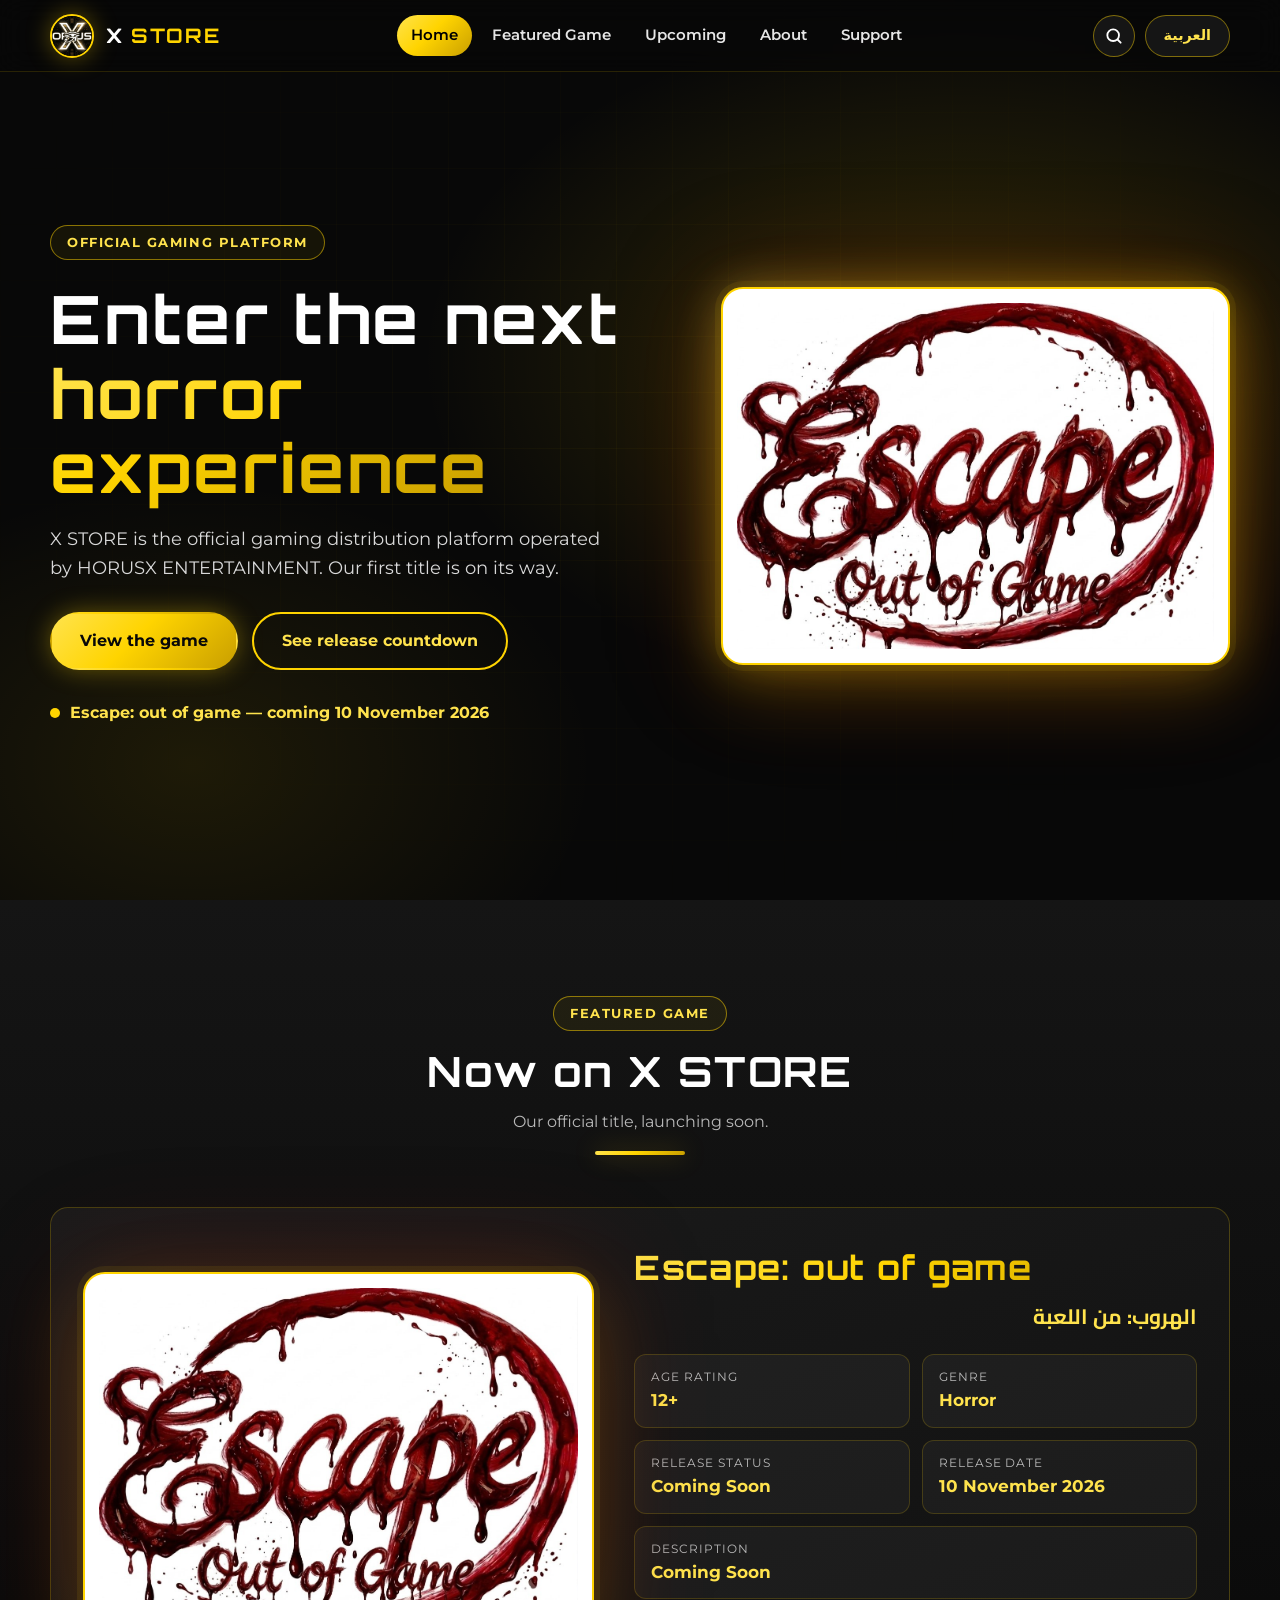
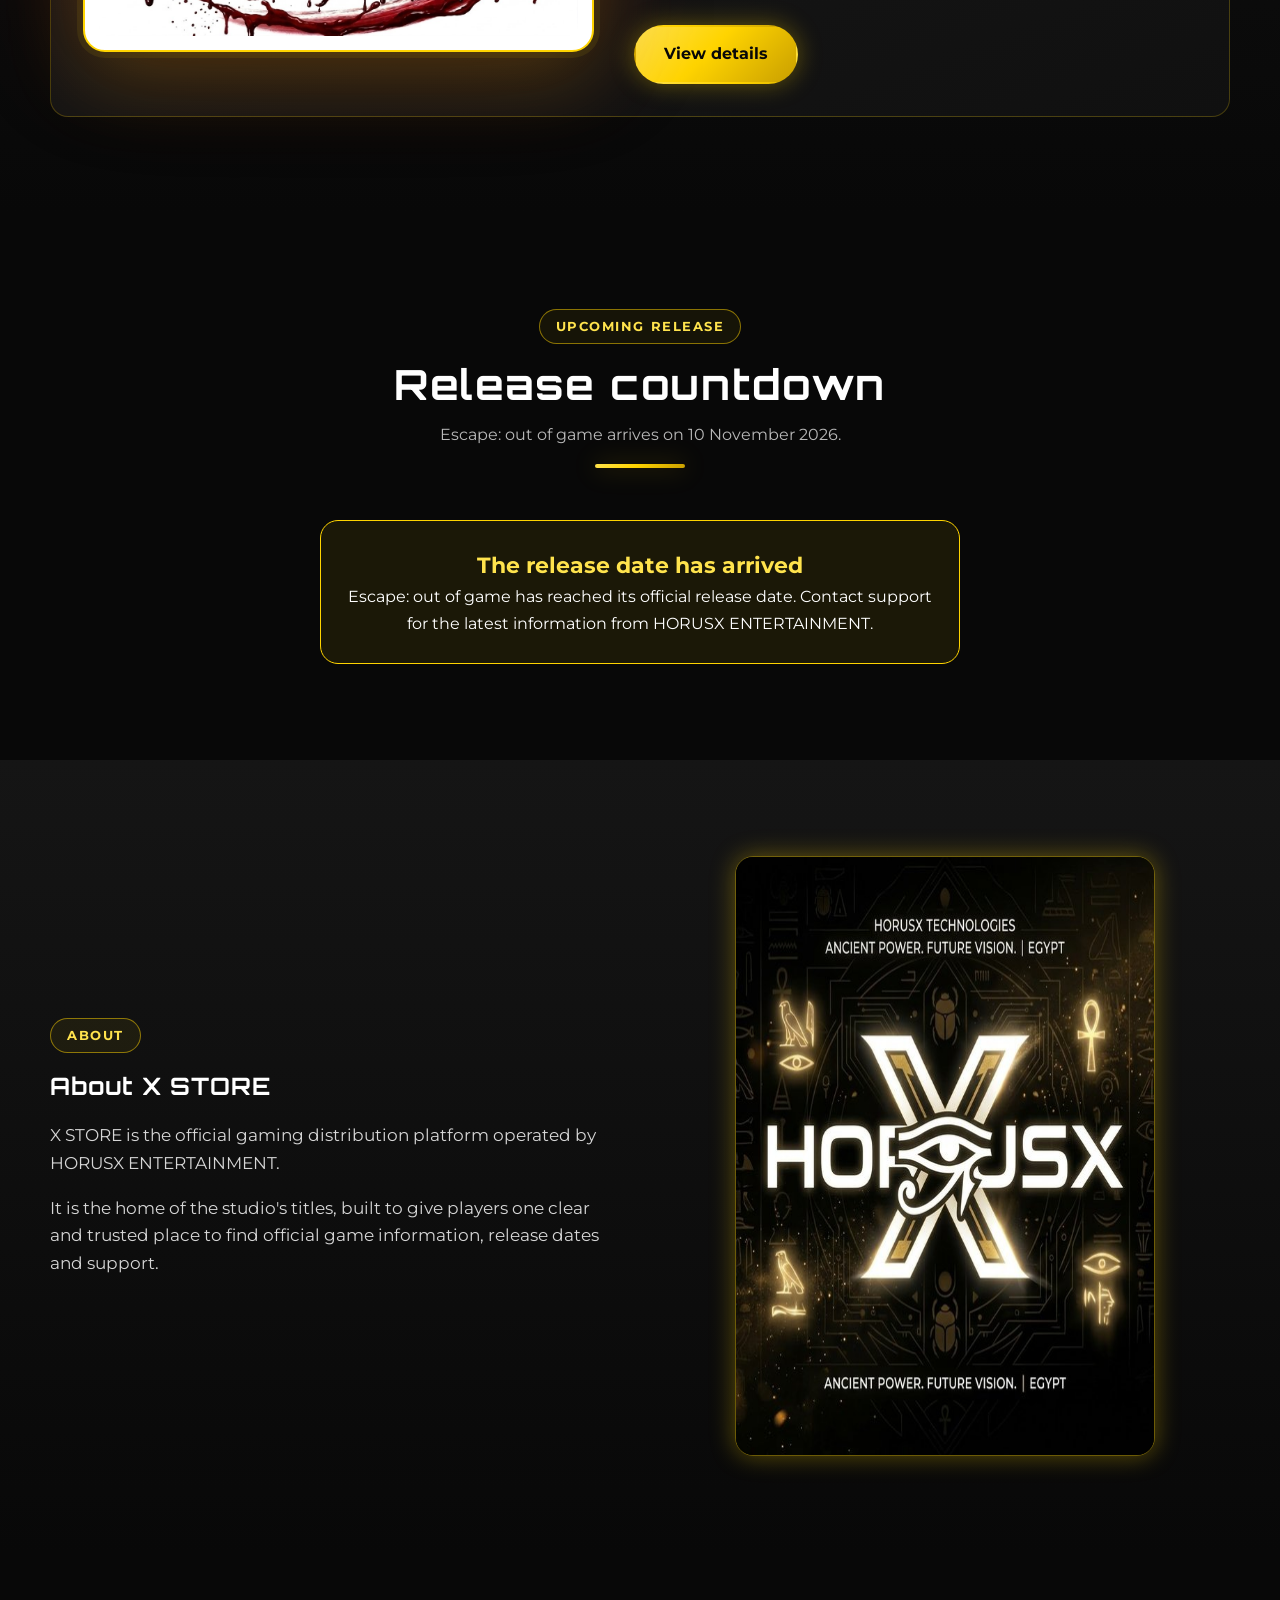
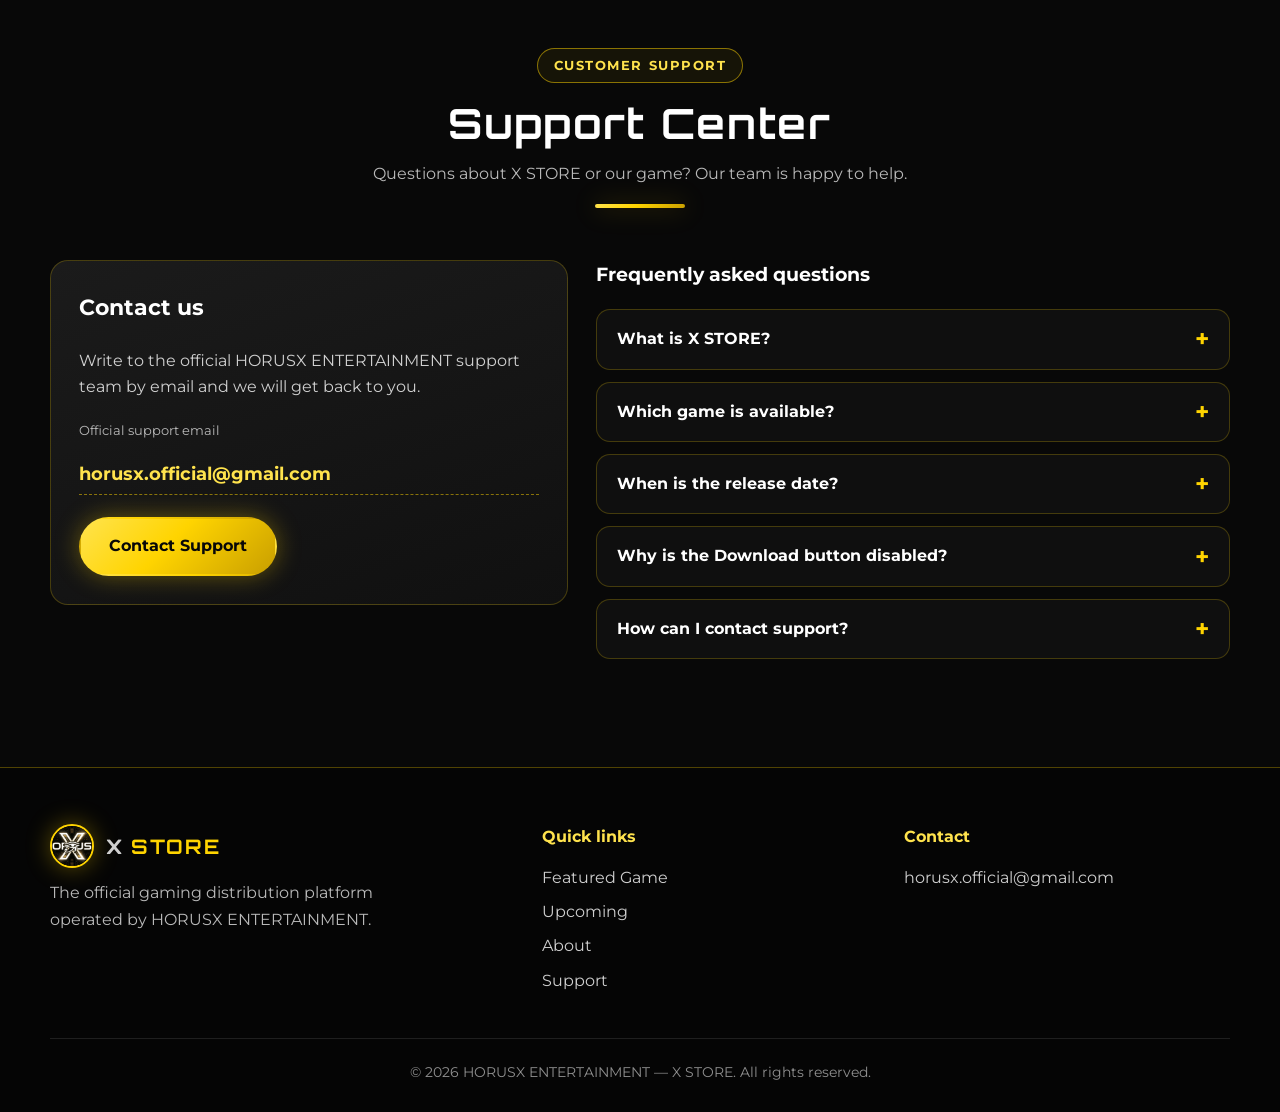
<file: index.html>
<!DOCTYPE html>
<html lang="en" dir="ltr">
<head>
  <meta charset="utf-8">
  <meta name="viewport" content="width=device-width, initial-scale=1">
  <title>X STORE | Official Gaming Store by HORUSX ENTERTAINMENT</title>
  <meta name="description" content="X STORE is the official gaming distribution platform operated by HORUSX ENTERTAINMENT. Escape: out of game, a horror game, is coming on 10 November 2026.">
  <meta name="theme-color" content="#080808">
  <meta name="robots" content="index, follow">
  <meta property="og:type" content="website">
  <meta property="og:site_name" content="X STORE">
  <meta property="og:title" content="X STORE | Official Gaming Store by HORUSX ENTERTAINMENT">
  <meta property="og:description" content="Escape: out of game, a horror game, is coming on 10 November 2026.">
  <meta property="og:image" content="images/escape-cover.jpg">
  <meta name="twitter:card" content="summary_large_image">
  <link rel="icon" type="image/png" href="images/favicon.png">
  <link rel="preconnect" href="https://fonts.googleapis.com">
  <link rel="preconnect" href="https://fonts.gstatic.com" crossorigin>
  <link href="https://fonts.googleapis.com/css2?family=Cairo:wght@400;600;700;800&family=Montserrat:wght@400;600;700;800&family=Orbitron:wght@600;800&display=swap" rel="stylesheet">
  <link rel="stylesheet" href="css/style.css">
  <script src="js/language.js"></script>
  <script type="application/ld+json">
  {"@context":"https://schema.org","@type":"Organization","name":"HORUSX ENTERTAINMENT","brand":{"@type":"Brand","name":"X STORE"},"email":"horusx.official@gmail.com"}
  </script>
</head>
<body data-page="home">
  <a class="skip-link" href="#main" data-i18n="skip">Skip to main content</a>

  <div class="preloader" id="preloader" role="status" aria-live="polite">
    <div class="loader-ring"></div><span class="sr-only" data-i18n="load.text">Loading</span>
  </div>

  <header class="site-header">
    <div class="container header-inner">
      <a class="brand" href="index.html" aria-label="X STORE">
        <img class="brand-logo" src="images/logo-icon.png" width="44" height="44" alt="">
        <span class="brand-text">X <b>STORE</b></span>
      </a>
      <nav class="nav" id="nav" aria-label="Main">
        <a href="index.html#home" data-i18n="nav.home">Home</a>
        <a href="index.html#featured" data-i18n="nav.game">Featured Game</a>
        <a href="index.html#upcoming" data-i18n="nav.upcoming">Upcoming</a>
        <a href="index.html#about" data-i18n="nav.about">About</a>
        <a href="index.html#support" data-i18n="nav.support">Support</a>
      </nav>
      <div class="header-actions">
        <button class="icon-btn" type="button" data-search-open data-i18n-attr="aria-label:nav.search;title:nav.search" aria-label="Search the store">
          <svg viewBox="0 0 24 24" fill="none" stroke="currentColor" stroke-width="2.2" stroke-linecap="round" aria-hidden="true"><circle cx="11" cy="11" r="7"/><path d="M20 20l-3.5-3.5"/></svg>
        </button>
        <button class="lang-btn" type="button" data-lang-toggle data-i18n="nav.lang.btn" data-i18n-attr="aria-label:nav.lang.label" aria-label="Switch language to Arabic">العربية</button>
        <button class="burger" id="burger" type="button" aria-expanded="false" aria-controls="nav" data-i18n-attr="aria-label:nav.menu" aria-label="Open menu"><span></span><span></span><span></span></button>
      </div>
    </div>
  </header>

  <main id="main">
    <section class="hero" id="home">
      <div class="container hero-grid">
        <div class="hero-text">
          <span class="eyebrow" data-i18n="hero.eyebrow">Official gaming platform</span>
          <h1 class="display"><span data-i18n="hero.title1">Enter the next</span><br><span class="gold-text" data-i18n="hero.title2">horror experience</span></h1>
          <p class="lead" data-i18n="hero.lead">X STORE is the official gaming distribution platform operated by HORUSX ENTERTAINMENT. Our first title is on its way.</p>
          <div class="hero-cta">
            <a class="btn btn-primary" href="game.html" data-i18n="hero.cta1">View the game</a>
            <a class="btn btn-outline" href="#upcoming" data-i18n="hero.cta2">See release countdown</a>
          </div>
          <div class="hero-badge"><span class="pulse-dot" aria-hidden="true"></span><span data-i18n="hero.badge">Escape: out of game — coming 10 November 2026</span></div>
        </div>
        <div class="hero-visual">
          <div class="cover-frame float">
            <img src="images/escape-cover.jpg" width="1213" height="880" data-i18n-attr="alt:game.cover.alt" alt="Official cover of Escape: out of game">
          </div>
        </div>
      </div>
    </section>

    <section id="featured" class="alt">
      <div class="container">
        <div class="section-head reveal">
          <span class="eyebrow" data-i18n="featured.eyebrow">Featured game</span>
          <h2 class="display" data-i18n="featured.title">Now on X STORE</h2>
          <p data-i18n="featured.sub">Our official title, launching soon.</p>
          <div class="divider"></div>
        </div>
        <article class="panel game-card reveal">
          <div class="cover-frame">
            <img src="images/escape-cover.jpg" width="1213" height="880" loading="lazy" data-i18n-attr="alt:game.cover.alt" alt="Official cover of Escape: out of game">
          </div>
          <div>
            <h3 class="display gold-text" data-i18n="game.title">Escape: out of game</h3>
            <p class="ar-title" lang="ar" dir="rtl" data-i18n="game.titleAr">الهروب: من اللعبة</p>
            <div class="meta-grid">
              <div class="meta"><small data-i18n="game.age">Age rating</small><strong data-i18n="game.ageVal">12+</strong></div>
              <div class="meta"><small data-i18n="game.genre">Genre</small><strong data-i18n="game.genreVal">Horror</strong></div>
              <div class="meta"><small data-i18n="game.status">Release status</small><strong data-i18n="game.statusVal">Coming Soon</strong></div>
              <div class="meta"><small data-i18n="game.date">Release date</small><strong data-i18n="game.dateVal">10 November 2026</strong></div>
              <div class="meta wide"><small data-i18n="game.desc">Description</small><strong data-i18n="game.descVal">Coming Soon</strong></div>
            </div>
            <a class="btn btn-primary" href="game.html" data-i18n="game.details">View details</a>
          </div>
        </article>
      </div>
    </section>

    <section id="upcoming">
      <div class="container upcoming-wrap">
        <div class="section-head reveal">
          <span class="eyebrow" data-i18n="up.eyebrow">Upcoming release</span>
          <h2 class="display" data-i18n="up.title">Release countdown</h2>
          <p data-i18n="up.sub">Escape: out of game arrives on 10 November 2026.</p>
          <div class="divider"></div>
        </div>
        <div data-countdown class="reveal">
          <div class="countdown" role="timer" data-i18n-attr="aria-label:cd.label" aria-label="Time remaining until release">
            <div class="cd-box"><span class="cd-num" data-unit="days">--</span><span class="cd-label" data-i18n="cd.days">Days</span></div>
            <div class="cd-box"><span class="cd-num" data-unit="hours">--</span><span class="cd-label" data-i18n="cd.hours">Hours</span></div>
            <div class="cd-box"><span class="cd-num" data-unit="minutes">--</span><span class="cd-label" data-i18n="cd.minutes">Minutes</span></div>
            <div class="cd-box"><span class="cd-num" data-unit="seconds">--</span><span class="cd-label" data-i18n="cd.seconds">Seconds</span></div>
          </div>
          <div class="release-msg" role="status">
            <strong data-i18n="cd.released.title">The release date has arrived</strong>
            <span data-i18n="cd.released.text">Escape: out of game has reached its official release date. Contact support for the latest information from HORUSX ENTERTAINMENT.</span>
          </div>
        </div>
      </div>
    </section>

    <section id="about" class="alt">
      <div class="container about-grid">
        <div class="reveal">
          <span class="eyebrow" data-i18n="about.eyebrow">About</span>
          <h2 class="display" style="margin:14px 0 16px" data-i18n="about.title">About X STORE</h2>
          <p data-i18n="about.p1">X STORE is the official gaming distribution platform operated by HORUSX ENTERTAINMENT.</p>
          <p data-i18n="about.p2">It is the home of the studio's titles, built to give players one clear and trusted place to find official game information, release dates and support.</p>
        </div>
        <div class="reveal">
          <img class="about-logo" src="images/horusx-logo.jpg" width="600" height="600" loading="lazy" data-i18n-attr="alt:about.logo.alt" alt="HORUSX logo">
        </div>
      </div>
    </section>

    <section id="support">
      <div class="container">
        <div class="section-head reveal">
          <span class="eyebrow" data-i18n="support.eyebrow">Customer support</span>
          <h2 class="display" data-i18n="support.title">Support Center</h2>
          <p data-i18n="support.sub">Questions about X STORE or our game? Our team is happy to help.</p>
          <div class="divider"></div>
        </div>
        <div class="support-grid">
          <div class="panel support-card reveal">
            <h3 data-i18n="support.card.title">Contact us</h3>
            <p data-i18n="support.card.text">Write to the official HORUSX ENTERTAINMENT support team by email and we will get back to you.</p>
            <small style="color:var(--muted)" data-i18n="support.email.label">Official support email</small>
            <a class="email-link" href="mailto:horusx.official@gmail.com">horusx.official@gmail.com</a>
            <a class="btn btn-primary" href="mailto:horusx.official@gmail.com" data-mailto data-i18n="support.btn">Contact Support</a>
          </div>
          <div class="faq reveal">
            <h3 style="margin-top:0" data-i18n="faq.title">Frequently asked questions</h3>
            <details><summary data-i18n="faq.q1">What is X STORE?</summary><div class="answer" data-i18n="faq.a1"></div></details>
            <details><summary data-i18n="faq.q2">Which game is available?</summary><div class="answer" data-i18n="faq.a2"></div></details>
            <details><summary data-i18n="faq.q3">When is the release date?</summary><div class="answer" data-i18n="faq.a3"></div></details>
            <details><summary data-i18n="faq.q4">Why is the Download button disabled?</summary><div class="answer" data-i18n="faq.a4"></div></details>
            <details><summary data-i18n="faq.q5">How can I contact support?</summary><div class="answer" data-i18n="faq.a5"></div></details>
          </div>
        </div>
      </div>
    </section>
  </main>

  <footer class="site-footer">
    <div class="container">
      <div class="footer-grid">
        <div>
          <a class="brand" href="index.html"><img class="brand-logo" src="images/logo-icon.png" width="44" height="44" alt=""><span>X <b>STORE</b></span></a>
          <p data-i18n="footer.text">The official gaming distribution platform operated by HORUSX ENTERTAINMENT.</p>
        </div>
        <div>
          <h4 data-i18n="footer.links">Quick links</h4>
          <ul>
            <li><a href="index.html#featured" data-i18n="nav.game">Featured Game</a></li>
            <li><a href="index.html#upcoming" data-i18n="nav.upcoming">Upcoming</a></li>
            <li><a href="index.html#about" data-i18n="nav.about">About</a></li>
            <li><a href="index.html#support" data-i18n="nav.support">Support</a></li>
          </ul>
        </div>
        <div>
          <h4 data-i18n="footer.contact">Contact</h4>
          <ul><li><a href="mailto:horusx.official@gmail.com" dir="ltr">horusx.official@gmail.com</a></li></ul>
        </div>
      </div>
      <div class="copyright">© <span data-year>2026</span> HORUSX ENTERTAINMENT — X STORE. <span data-i18n="footer.rights">All rights reserved.</span></div>
    </div>
  </footer>

  <div class="search-overlay" id="searchOverlay" role="dialog" aria-modal="true" data-i18n-attr="aria-label:search.title" aria-label="Search the store">
    <div class="search-box">
      <form id="searchForm" class="search-row" role="search">
        <input id="searchInput" type="search" autocomplete="off" data-i18n-attr="placeholder:search.placeholder;aria-label:search.placeholder" placeholder="Search for a game…">
        <button class="btn btn-primary" type="submit" data-i18n="search.submit">Search</button>
        <button class="btn btn-outline" type="button" id="searchClose" data-i18n="search.close">Close search</button>
      </form>
      <p class="search-hint" data-i18n="search.hint">Try: escape, horror, out of game</p>
      <div id="searchResult" aria-live="polite"></div>
    </div>
  </div>
  <div class="toast" id="toast" role="status" aria-live="polite"></div>

  <script src="js/countdown.js"></script>
  <script src="js/main.js"></script>
</body>
</html>
</file>
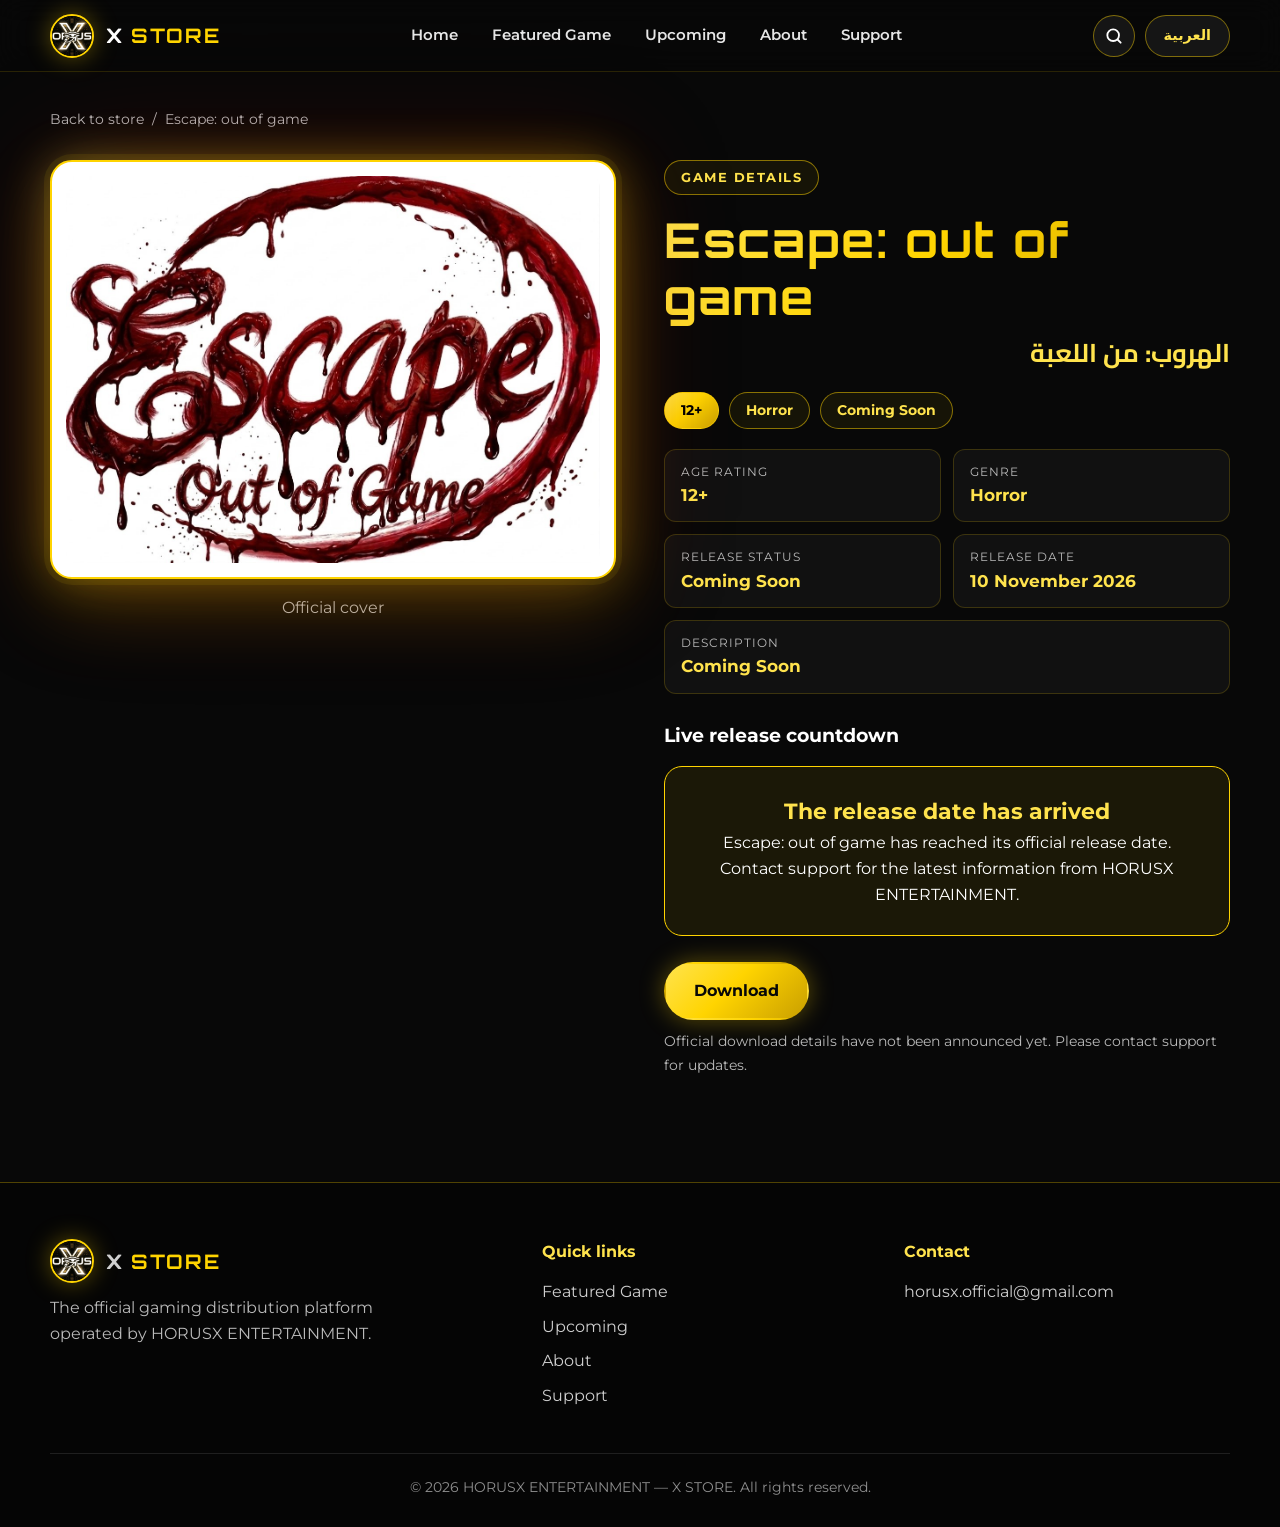
<file: game.html>
<!DOCTYPE html>
<html lang="en" dir="ltr">
<head>
  <meta charset="utf-8">
  <meta name="viewport" content="width=device-width, initial-scale=1">
  <title>Escape: out of game | X STORE</title>
  <meta name="description" content="Escape: out of game. Horror, rated 12+. Coming soon on X STORE, releasing 10 November 2026.">
  <meta name="theme-color" content="#080808">
  <meta property="og:type" content="website">
  <meta property="og:site_name" content="X STORE">
  <meta property="og:title" content="Escape: out of game | X STORE">
  <meta property="og:description" content="Escape: out of game. Horror, rated 12+. Coming soon on X STORE, releasing 10 November 2026.">
  <meta property="og:image" content="images/escape-cover.jpg">
  <meta name="twitter:card" content="summary_large_image">
  <link rel="icon" type="image/png" href="images/favicon.png">
  <link rel="preconnect" href="https://fonts.googleapis.com">
  <link rel="preconnect" href="https://fonts.gstatic.com" crossorigin>
  <link href="https://fonts.googleapis.com/css2?family=Cairo:wght@400;600;700;800&family=Montserrat:wght@400;600;700;800&family=Orbitron:wght@600;800&display=swap" rel="stylesheet">
  <link rel="stylesheet" href="css/style.css">
  <script src="js/language.js"></script>
</head>
<body data-page="game">
  <a class="skip-link" href="#main" data-i18n="skip">Skip to main content</a>
  <div class="preloader" id="preloader" role="status" aria-live="polite"><div class="loader-ring"></div><span class="sr-only" data-i18n="load.text">Loading</span></div>

  <header class="site-header">
    <div class="container header-inner">
      <a class="brand" href="index.html" aria-label="X STORE"><img class="brand-logo" src="images/logo-icon.png" width="44" height="44" alt=""><span class="brand-text">X <b>STORE</b></span></a>
      <nav class="nav" id="nav" aria-label="Main">
        <a href="index.html#home" data-i18n="nav.home">Home</a>
        <a href="index.html#featured" data-i18n="nav.game">Featured Game</a>
        <a href="index.html#upcoming" data-i18n="nav.upcoming">Upcoming</a>
        <a href="index.html#about" data-i18n="nav.about">About</a>
        <a href="index.html#support" data-i18n="nav.support">Support</a>
      </nav>
      <div class="header-actions">
        <button class="icon-btn" type="button" data-search-open data-i18n-attr="aria-label:nav.search;title:nav.search" aria-label="Search the store">
          <svg viewBox="0 0 24 24" fill="none" stroke="currentColor" stroke-width="2.2" stroke-linecap="round" aria-hidden="true"><circle cx="11" cy="11" r="7"/><path d="M20 20l-3.5-3.5"/></svg>
        </button>
        <button class="lang-btn" type="button" data-lang-toggle data-i18n="nav.lang.btn" data-i18n-attr="aria-label:nav.lang.label" aria-label="Switch language to Arabic">العربية</button>
        <button class="burger" id="burger" type="button" aria-expanded="false" aria-controls="nav" data-i18n-attr="aria-label:nav.menu" aria-label="Open menu"><span></span><span></span><span></span></button>
      </div>
    </div>
  </header>

  <main id="main" class="page-top">
    <div class="container">
      <div class="breadcrumb"><a href="index.html" data-i18n="game.back">Back to store</a><span aria-hidden="true">/</span><span data-i18n="game.title">Escape: out of game</span></div>

      <div class="details-grid">
        <div>
          <div class="cover-frame float">
            <img src="images/escape-cover.jpg" width="1213" height="880" data-i18n-attr="alt:game.cover.alt" alt="Official cover of Escape: out of game">
          </div>
          <p style="text-align:center;color:var(--muted);margin-top:16px" data-i18n="game.cover.caption">Official cover</p>
        </div>

        <div class="details-info">
          <span class="eyebrow" data-i18n="game.page.eyebrow">Game details</span>
          <h1 class="display gold-text" style="margin-top:16px" data-i18n="game.title">Escape: out of game</h1>
          <p class="ar-title" lang="ar" dir="rtl" data-i18n="game.titleAr">الهروب: من اللعبة</p>
          <div class="tag-row">
            <span class="tag age" data-i18n="game.ageVal">12+</span>
            <span class="tag" data-i18n="game.genreVal">Horror</span>
            <span class="tag" data-i18n="game.statusVal">Coming Soon</span>
          </div>
          <div class="meta-grid">
            <div class="meta"><small data-i18n="game.age">Age rating</small><strong data-i18n="game.ageVal">12+</strong></div>
            <div class="meta"><small data-i18n="game.genre">Genre</small><strong data-i18n="game.genreVal">Horror</strong></div>
            <div class="meta"><small data-i18n="game.status">Release status</small><strong data-i18n="game.statusVal">Coming Soon</strong></div>
            <div class="meta"><small data-i18n="game.date">Release date</small><strong data-i18n="game.dateVal">10 November 2026</strong></div>
            <div class="meta wide"><small data-i18n="game.desc">Description</small><strong data-i18n="game.descVal">Coming Soon</strong></div>
          </div>

          <h2 style="font-size:1.2rem;margin:26px 0 14px" data-i18n="game.release.heading">Live release countdown</h2>
          <div data-countdown>
            <div class="countdown" style="margin-inline:0" role="timer" data-i18n-attr="aria-label:cd.label" aria-label="Time remaining until release">
              <div class="cd-box"><span class="cd-num" data-unit="days">--</span><span class="cd-label" data-i18n="cd.days">Days</span></div>
              <div class="cd-box"><span class="cd-num" data-unit="hours">--</span><span class="cd-label" data-i18n="cd.hours">Hours</span></div>
              <div class="cd-box"><span class="cd-num" data-unit="minutes">--</span><span class="cd-label" data-i18n="cd.minutes">Minutes</span></div>
              <div class="cd-box"><span class="cd-num" data-unit="seconds">--</span><span class="cd-label" data-i18n="cd.seconds">Seconds</span></div>
            </div>
            <div class="release-msg" role="status" style="margin-inline:0">
              <strong data-i18n="cd.released.title">The release date has arrived</strong>
              <span data-i18n="cd.released.text">Escape: out of game has reached its official release date. Contact support for the latest information from HORUSX ENTERTAINMENT.</span>
            </div>
          </div>

          <div class="download-box">
            <button class="btn btn-primary" type="button" data-download disabled aria-disabled="true" data-i18n="game.download">Download</button>
            <p class="note" data-download-note data-i18n="game.download.note">The Download button stays disabled until the official release date, 10 November 2026.</p>
          </div>
        </div>
      </div>
    </div>
    <div style="height:90px"></div>
  </main>

  <footer class="site-footer">
    <div class="container">
      <div class="footer-grid">
        <div>
          <a class="brand" href="index.html"><img class="brand-logo" src="images/logo-icon.png" width="44" height="44" alt=""><span>X <b>STORE</b></span></a>
          <p data-i18n="footer.text">The official gaming distribution platform operated by HORUSX ENTERTAINMENT.</p>
        </div>
        <div>
          <h4 data-i18n="footer.links">Quick links</h4>
          <ul>
            <li><a href="index.html#featured" data-i18n="nav.game">Featured Game</a></li>
            <li><a href="index.html#upcoming" data-i18n="nav.upcoming">Upcoming</a></li>
            <li><a href="index.html#about" data-i18n="nav.about">About</a></li>
            <li><a href="index.html#support" data-i18n="nav.support">Support</a></li>
          </ul>
        </div>
        <div>
          <h4 data-i18n="footer.contact">Contact</h4>
          <ul><li><a href="mailto:horusx.official@gmail.com" dir="ltr">horusx.official@gmail.com</a></li></ul>
        </div>
      </div>
      <div class="copyright">© <span data-year>2026</span> HORUSX ENTERTAINMENT — X STORE. <span data-i18n="footer.rights">All rights reserved.</span></div>
    </div>
  </footer>

  <div class="search-overlay" id="searchOverlay" role="dialog" aria-modal="true" data-i18n-attr="aria-label:search.title" aria-label="Search the store">
    <div class="search-box">
      <form id="searchForm" class="search-row" role="search">
        <input id="searchInput" type="search" autocomplete="off" data-i18n-attr="placeholder:search.placeholder;aria-label:search.placeholder" placeholder="Search for a game…">
        <button class="btn btn-primary" type="submit" data-i18n="search.submit">Search</button>
        <button class="btn btn-outline" type="button" id="searchClose" data-i18n="search.close">Close search</button>
      </form>
      <p class="search-hint" data-i18n="search.hint">Try: escape, horror, out of game</p>
      <div id="searchResult" aria-live="polite"></div>
    </div>
  </div>
  <div class="toast" id="toast" role="status" aria-live="polite"></div>

  <script src="js/countdown.js"></script>
  <script src="js/main.js"></script>
</body>
</html>
</file>
<file: css/style.css>
/* ==========================================================
   X STORE — HORUSX ENTERTAINMENT
   Premium black / metallic yellow theme. RTL-safe (logical props).
   ========================================================== */
:root {
  --yellow: #FFD400;
  --yellow-bright: #FFE34D;
  --white: #FFFFFF;
  --black: #080808;
  --charcoal: #151515;
  --gray: #242424;
  --muted: #b9b9b9;
  --grad-gold: linear-gradient(135deg, #FFE34D 0%, #FFD400 45%, #c99f00 100%);
  --glow: 0 0 24px rgba(255, 212, 0, .35);
  --radius: 18px;
  --header-h: 72px;
  --font-en: "Montserrat", "Segoe UI", system-ui, sans-serif;
  --font-ar: "Cairo", "Segoe UI", Tahoma, system-ui, sans-serif;
  --font-display-en: "Orbitron", "Montserrat", sans-serif;
}

*, *::before, *::after { box-sizing: border-box; }
html { scroll-behavior: smooth; scroll-padding-top: calc(var(--header-h) + 12px); -webkit-text-size-adjust: 100%; }
body {
  margin: 0; background: var(--black); color: var(--white);
  font-family: var(--font-en); line-height: 1.65; overflow-x: hidden;
}
html[lang="ar"] body { font-family: var(--font-ar); line-height: 1.85; }
html[lang="ar"] .display { font-family: var(--font-ar); letter-spacing: 0; }
img { max-width: 100%; display: block; }
a { color: inherit; text-decoration: none; }
button { font: inherit; color: inherit; cursor: pointer; }
:focus-visible { outline: 3px solid var(--yellow-bright); outline-offset: 3px; border-radius: 6px; }
.container { width: min(1180px, 100% - 40px); margin-inline: auto; }
.sr-only { position: absolute; width: 1px; height: 1px; overflow: hidden; clip: rect(0 0 0 0); white-space: nowrap; }
.skip-link { position: absolute; inset-inline-start: 12px; top: -60px; background: var(--yellow); color: #000; padding: 10px 16px; border-radius: 8px; font-weight: 700; z-index: 300; }
.skip-link:focus { top: 12px; }

.display { font-family: var(--font-display-en); letter-spacing: .04em; }
.gold-text { background: var(--grad-gold); -webkit-background-clip: text; background-clip: text; color: transparent; }

/* ---------- Preloader ---------- */
.preloader { position: fixed; inset: 0; z-index: 500; background: var(--black); display: grid; place-items: center; transition: opacity .5s ease, visibility .5s ease; }
.preloader.done { opacity: 0; visibility: hidden; }
.loader-ring { width: 64px; height: 64px; border-radius: 50%; border: 4px solid var(--gray); border-top-color: var(--yellow); animation: spin 0.9s linear infinite; box-shadow: var(--glow); }
@keyframes spin { to { transform: rotate(360deg); } }

/* ---------- Header ---------- */
.site-header { position: fixed; inset-inline: 0; top: 0; height: var(--header-h); z-index: 100; background: rgba(8,8,8,.72); backdrop-filter: blur(14px); -webkit-backdrop-filter: blur(14px); border-bottom: 1px solid rgba(255,212,0,.14); transition: background .3s, border-color .3s; }
.site-header.scrolled { background: rgba(8,8,8,.94); border-bottom-color: rgba(255,212,0,.35); }
.header-inner { height: 100%; display: flex; align-items: center; justify-content: space-between; gap: 16px; }
.brand { display: flex; align-items: center; gap: 12px; font-family: var(--font-display-en); font-weight: 800; font-size: 1.25rem; letter-spacing: .08em; }
.brand-logo { width: 44px; height: 44px; border-radius: 50%; object-fit: cover; border: 2px solid var(--yellow); box-shadow: var(--glow); background: #000; }
.brand b { color: var(--yellow); }
.nav { display: flex; align-items: center; gap: 6px; }
.nav a { padding: 8px 14px; border-radius: 999px; font-weight: 600; font-size: .92rem; color: #e6e6e6; transition: color .2s, background .2s; }
.nav a:hover, .nav a.active { color: #000; background: var(--grad-gold); }
.header-actions { display: flex; align-items: center; gap: 10px; }
.icon-btn, .lang-btn { height: 42px; border-radius: 999px; background: var(--charcoal); border: 1px solid rgba(255,212,0,.45); display: inline-flex; align-items: center; justify-content: center; transition: .25s; }
.icon-btn { width: 42px; }
.lang-btn { padding: 0 18px; font-weight: 700; font-size: .9rem; color: var(--yellow-bright); }
.icon-btn:hover, .lang-btn:hover { background: var(--yellow); color: #000; box-shadow: var(--glow); }
.icon-btn svg { width: 20px; height: 20px; }
.burger { display: none; width: 42px; height: 42px; border-radius: 12px; background: var(--charcoal); border: 1px solid rgba(255,212,0,.45); flex-direction: column; align-items: center; justify-content: center; gap: 5px; }
.burger span { width: 20px; height: 2px; background: var(--yellow); border-radius: 2px; transition: .3s; }
.burger[aria-expanded="true"] span:nth-child(1) { transform: translateY(7px) rotate(45deg); }
.burger[aria-expanded="true"] span:nth-child(2) { opacity: 0; }
.burger[aria-expanded="true"] span:nth-child(3) { transform: translateY(-7px) rotate(-45deg); }

/* ---------- Buttons ---------- */
.btn { display: inline-flex; align-items: center; justify-content: center; gap: 10px; padding: 14px 28px; border-radius: 999px; font-weight: 700; border: 2px solid transparent; transition: transform .2s, box-shadow .25s, background .25s, color .25s; text-align: center; }
.btn-primary { background: var(--grad-gold); color: #080808; box-shadow: var(--glow); }
.btn-primary:hover:not(:disabled) { transform: translateY(-2px); box-shadow: 0 0 36px rgba(255,212,0,.6); }
.btn-outline { border-color: var(--yellow); color: var(--yellow-bright); background: transparent; }
.btn-outline:hover { background: var(--yellow); color: #000; transform: translateY(-2px); }
.btn:disabled { background: var(--gray); color: #8c8c8c; border-color: #3a3a3a; box-shadow: none; cursor: not-allowed; }

/* ---------- Hero ---------- */
.hero { position: relative; min-height: 100vh; display: grid; align-items: center; padding: calc(var(--header-h) + 40px) 0 60px; overflow: hidden; isolation: isolate; }
.hero::before { content: ""; position: absolute; inset: 0; z-index: -2; background:
  radial-gradient(60% 55% at 75% 40%, rgba(255,212,0,.18), transparent 70%),
  radial-gradient(45% 45% at 15% 85%, rgba(255,212,0,.09), transparent 70%), var(--black); }
.hero::after { content: ""; position: absolute; inset: 0; z-index: -1; opacity: .5;
  background-image: linear-gradient(rgba(255,212,0,.07) 1px, transparent 1px), linear-gradient(90deg, rgba(255,212,0,.07) 1px, transparent 1px);
  background-size: 56px 56px; mask-image: radial-gradient(70% 70% at 50% 45%, #000, transparent 85%); -webkit-mask-image: radial-gradient(70% 70% at 50% 45%, #000, transparent 85%); animation: gridmove 18s linear infinite; }
@keyframes gridmove { to { background-position: 56px 56px; } }
.hero-grid { display: grid; grid-template-columns: 1.1fr .9fr; gap: 48px; align-items: center; }
.eyebrow { display: inline-block; padding: 6px 16px; border: 1px solid rgba(255,212,0,.5); border-radius: 999px; color: var(--yellow-bright); font-size: .8rem; font-weight: 700; letter-spacing: .12em; text-transform: uppercase; background: rgba(255,212,0,.06); }
html[lang="ar"] .eyebrow { letter-spacing: 0; text-transform: none; font-size: .9rem; }
.hero h1 { font-size: clamp(2.2rem, 5.2vw, 4.2rem); line-height: 1.12; margin: 22px 0 18px; }
html[lang="ar"] .hero h1 { line-height: 1.4; }
.hero p.lead { font-size: 1.1rem; color: #d9d9d9; max-width: 560px; margin: 0 0 30px; }
.hero-cta { display: flex; flex-wrap: wrap; gap: 14px; }
.hero-badge { margin-top: 30px; display: inline-flex; align-items: center; gap: 10px; color: var(--yellow-bright); font-weight: 700; }
.pulse-dot { width: 10px; height: 10px; border-radius: 50%; background: var(--yellow); box-shadow: 0 0 0 0 rgba(255,212,0,.7); animation: pulse 1.8s infinite; }
@keyframes pulse { 70% { box-shadow: 0 0 0 14px rgba(255,212,0,0); } 100% { box-shadow: 0 0 0 0 rgba(255,212,0,0); } }

/* ---------- Cover frame (official cover is dark red on white) ---------- */
.cover-frame { position: relative; background: #fff; border-radius: 22px; padding: 14px; border: 2px solid var(--yellow); box-shadow: 0 0 0 6px rgba(255,212,0,.08), 0 25px 80px rgba(255,212,0,.18), 0 0 120px rgba(160,0,0,.25); transition: transform .5s ease; display: grid; place-items: center; min-height: 160px; }
.cover-frame img { width: 100%; height: auto; border-radius: 12px; }
.cover-frame::before { content: ""; position: absolute; inset: -2px; border-radius: 24px; background: var(--grad-gold); z-index: -1; filter: blur(22px); opacity: .35; }
.float { animation: float 6s ease-in-out infinite; }
@keyframes float { 50% { transform: translateY(-12px); } }
.cover-frame.img-missing::after { content: "Escape: out of game"; color: #8a0000; font: italic 700 1.6rem/1.2 Georgia, serif; padding: 30px; text-align: center; }
.cover-frame.img-missing img { display: none; }

/* ---------- Sections ---------- */
section { position: relative; padding: 96px 0; }
.section-head { text-align: center; max-width: 720px; margin: 0 auto 52px; }
.section-head h2 { font-size: clamp(1.7rem, 3.6vw, 2.6rem); margin: 14px 0 12px; line-height: 1.25; }
.section-head p { color: var(--muted); margin: 0; }
.divider { width: 90px; height: 4px; border-radius: 4px; background: var(--grad-gold); margin: 16px auto 0; box-shadow: var(--glow); }
.alt { background: linear-gradient(180deg, var(--charcoal), var(--black)); }

.panel { background: linear-gradient(160deg, #1b1b1b, #101010); border: 1px solid rgba(255,212,0,.22); border-radius: var(--radius); padding: 28px; }

/* Featured card */
.game-card { display: grid; grid-template-columns: 1fr 1.1fr; gap: 40px; align-items: center; padding: 32px; transition: border-color .3s, box-shadow .3s; }
.game-card:hover { border-color: var(--yellow); box-shadow: var(--glow); }
.game-card h3 { font-size: clamp(1.5rem, 3vw, 2.1rem); margin: 0 0 4px; }
.game-card .ar-title { color: var(--yellow-bright); font-family: var(--font-ar); font-size: 1.3rem; font-weight: 700; margin: 0 0 20px; }
.meta-grid { display: grid; grid-template-columns: repeat(2, 1fr); gap: 12px; margin: 20px 0 26px; }
.meta { background: rgba(255,255,255,.04); border: 1px solid rgba(255,212,0,.18); border-radius: 12px; padding: 12px 16px; }
.meta small { display: block; color: var(--muted); font-size: .76rem; letter-spacing: .08em; text-transform: uppercase; }
html[lang="ar"] .meta small { letter-spacing: 0; text-transform: none; font-size: .85rem; }
.meta strong { color: var(--yellow-bright); font-size: 1.05rem; }
.meta.wide { grid-column: 1 / -1; }

/* Countdown */
.countdown { display: grid; grid-template-columns: repeat(4, 1fr); gap: 14px; max-width: 640px; margin-inline: auto; direction: ltr; }
.cd-box { background: linear-gradient(160deg, #1d1d1d, #0e0e0e); border: 1px solid rgba(255,212,0,.35); border-radius: 16px; padding: 20px 8px; text-align: center; box-shadow: inset 0 0 24px rgba(255,212,0,.05); }
.cd-num { display: block; font-family: var(--font-display-en); font-size: clamp(1.8rem, 5vw, 3rem); font-weight: 800; color: var(--yellow); text-shadow: 0 0 18px rgba(255,212,0,.45); line-height: 1.1; }
.cd-label { display: block; margin-top: 6px; color: var(--muted); font-size: .8rem; letter-spacing: .1em; text-transform: uppercase; }
html[lang="ar"] .cd-label { letter-spacing: 0; text-transform: none; font-size: .95rem; direction: rtl; }
.release-msg { display: none; text-align: center; padding: 26px; border: 1px solid var(--yellow); border-radius: var(--radius); background: rgba(255,212,0,.08); max-width: 640px; margin-inline: auto; }
.release-msg strong { display: block; font-size: 1.4rem; color: var(--yellow-bright); }
.is-released .countdown { display: none; }
.is-released .release-msg, .release-msg.show { display: block; }
.upcoming-wrap { text-align: center; }
.upcoming-wrap .upcoming-title { margin: 0 0 6px; font-size: 1.4rem; }
.upcoming-wrap .upcoming-date { color: var(--yellow-bright); font-weight: 700; margin: 0 0 30px; }

/* About / Support */
.about-grid { display: grid; grid-template-columns: 1fr 1fr; gap: 40px; align-items: center; }
.about-grid p { color: #d6d6d6; font-size: 1.05rem; margin-top: 0; }
.about-logo { border-radius: var(--radius); border: 1px solid rgba(255,212,0,.4); box-shadow: var(--glow); width: 100%; max-width: 420px; margin-inline: auto; }
.support-grid { display: grid; grid-template-columns: .9fr 1.1fr; gap: 28px; align-items: start; }
.support-card h3 { margin-top: 0; font-size: 1.4rem; }
.support-card p { color: #d0d0d0; }
.email-link { display: block; direction: ltr; font-weight: 700; font-size: 1.1rem; color: var(--yellow-bright); margin: 16px 0 22px; word-break: break-all; border-bottom: 1px dashed rgba(255,212,0,.5); padding-bottom: 6px; }
html[lang="ar"] .email-link { text-align: right; }
.email-link:hover { color: var(--yellow); }
.faq details { border: 1px solid rgba(255,212,0,.22); border-radius: 14px; background: rgba(255,255,255,.03); margin-bottom: 12px; overflow: hidden; }
.faq summary { cursor: pointer; padding: 16px 20px; font-weight: 700; list-style: none; display: flex; justify-content: space-between; gap: 12px; align-items: center; }
.faq summary::-webkit-details-marker { display: none; }
.faq summary::after { content: "+"; color: var(--yellow); font-size: 1.5rem; line-height: 1; transition: transform .3s; }
.faq details[open] summary::after { transform: rotate(45deg); }
.faq details[open] { border-color: var(--yellow); }
.faq .answer { padding: 0 20px 18px; color: #d0d0d0; }

/* Game page */
.page-top { padding-top: calc(var(--header-h) + 36px); }
.breadcrumb { display: flex; gap: 8px; color: var(--muted); font-size: .9rem; margin-bottom: 28px; flex-wrap: wrap; }
.breadcrumb a:hover { color: var(--yellow); }
.details-grid { display: grid; grid-template-columns: 1fr 1fr; gap: 48px; align-items: start; }
.details-info h1 { font-size: clamp(1.9rem, 4vw, 3rem); margin: 0; line-height: 1.2; }
.details-info .ar-title { font-family: var(--font-ar); font-size: 1.6rem; color: var(--yellow-bright); margin: 6px 0 18px; font-weight: 700; }
.tag-row { display: flex; flex-wrap: wrap; gap: 10px; margin-bottom: 8px; }
.tag { padding: 6px 16px; border-radius: 999px; font-weight: 700; font-size: .85rem; border: 1px solid rgba(255,212,0,.5); color: var(--yellow-bright); background: rgba(255,212,0,.06); }
.tag.age { background: var(--grad-gold); color: #000; }
.download-box { margin-top: 26px; }
.download-box .note { color: var(--muted); font-size: .9rem; margin-top: 10px; }

/* Footer */
.site-footer { border-top: 1px solid rgba(255,212,0,.3); background: #050505; padding: 56px 0 28px; }
.footer-grid { display: grid; grid-template-columns: 1.4fr 1fr 1fr; gap: 36px; }
.footer-grid h4 { margin: 0 0 14px; color: var(--yellow-bright); }
.footer-grid ul { list-style: none; margin: 0; padding: 0; }
.footer-grid li { margin-bottom: 8px; }
.footer-grid a { color: #cfcfcf; }
.footer-grid a:hover { color: var(--yellow); }
.footer-grid p { color: var(--muted); margin: 12px 0 0; max-width: 360px; }
.copyright { border-top: 1px solid #1f1f1f; margin-top: 36px; padding-top: 22px; text-align: center; color: #8f8f8f; font-size: .88rem; }

/* Search overlay */
.search-overlay { position: fixed; inset: 0; z-index: 400; background: rgba(0,0,0,.82); backdrop-filter: blur(8px); display: none; align-items: flex-start; justify-content: center; padding: 14vh 20px 20px; }
.search-overlay.open { display: flex; }
.search-box { width: min(640px, 100%); background: var(--charcoal); border: 1px solid var(--yellow); border-radius: var(--radius); padding: 20px; box-shadow: var(--glow); }
.search-row { display: flex; gap: 10px; }
.search-row input { flex: 1; min-width: 0; padding: 14px 18px; border-radius: 12px; border: 1px solid rgba(255,212,0,.4); background: #0b0b0b; color: #fff; font: inherit; font-size: 1.05rem; }
.search-row input:focus { outline: 2px solid var(--yellow); }
.search-hint { color: var(--muted); font-size: .88rem; margin: 12px 4px 0; }
.search-result { display: flex; gap: 16px; align-items: center; margin-top: 16px; padding: 12px; border-radius: 14px; border: 1px solid rgba(255,212,0,.35); background: rgba(255,212,0,.05); transition: .25s; }
.search-result:hover { border-color: var(--yellow); background: rgba(255,212,0,.12); }
.search-result .thumb { width: 96px; flex: none; background: #fff; border-radius: 8px; padding: 4px; }
.search-result strong { display: block; color: var(--yellow-bright); }
.search-result span { color: var(--muted); font-size: .9rem; }
.search-none { margin-top: 16px; color: #e6e6e6; }

/* Toast */
.toast { position: fixed; inset-inline: 0; bottom: 28px; margin-inline: auto; width: fit-content; max-width: calc(100% - 40px); z-index: 450; background: var(--charcoal); border: 1px solid var(--yellow); color: #fff; padding: 14px 24px; border-radius: 14px; box-shadow: var(--glow); opacity: 0; transform: translateY(20px); pointer-events: none; transition: .35s; text-align: center; }
.toast.show { opacity: 1; transform: none; }

/* 404 */
.error-page { min-height: 100vh; display: grid; place-items: center; text-align: center; padding: calc(var(--header-h) + 30px) 20px 40px; }
.error-code { font-size: clamp(5rem, 20vw, 10rem); line-height: 1; margin: 0; }

/* Reveal animation */
.reveal { opacity: 0; transform: translateY(26px); transition: opacity .8s ease, transform .8s ease; }
.reveal.in { opacity: 1; transform: none; }
@media (prefers-reduced-motion: reduce) {
  *, *::before, *::after { animation: none !important; transition: none !important; scroll-behavior: auto !important; }
  .reveal { opacity: 1; transform: none; }
}

/* Responsive */
@media (max-width: 960px) {
  .hero-grid, .game-card, .about-grid, .support-grid, .details-grid { grid-template-columns: 1fr; gap: 32px; }
  .hero { min-height: auto; }
  .hero-visual { order: -1; max-width: 460px; margin-inline: auto; }
  .footer-grid { grid-template-columns: 1fr; }
  .burger { display: flex; }
  .nav { position: fixed; top: var(--header-h); inset-inline: 0; flex-direction: column; align-items: stretch; background: rgba(8,8,8,.98); padding: 16px 20px 24px; gap: 6px; border-bottom: 1px solid var(--yellow); transform: translateY(-120%); visibility: hidden; transition: transform .35s ease, visibility .35s; }
  .nav.open { transform: none; visibility: visible; }
  .nav a { padding: 14px 18px; border-radius: 12px; }
}
@media (max-width: 520px) {
  section { padding: 70px 0; }
  .meta-grid { grid-template-columns: 1fr; }
  .countdown { gap: 8px; }
  .cd-box { padding: 14px 4px; border-radius: 12px; }
  .btn { width: 100%; }
  .brand-text { font-size: 1.05rem; }
  .lang-btn { padding: 0 12px; }
  .search-result .thumb { width: 72px; }
}
</file>
